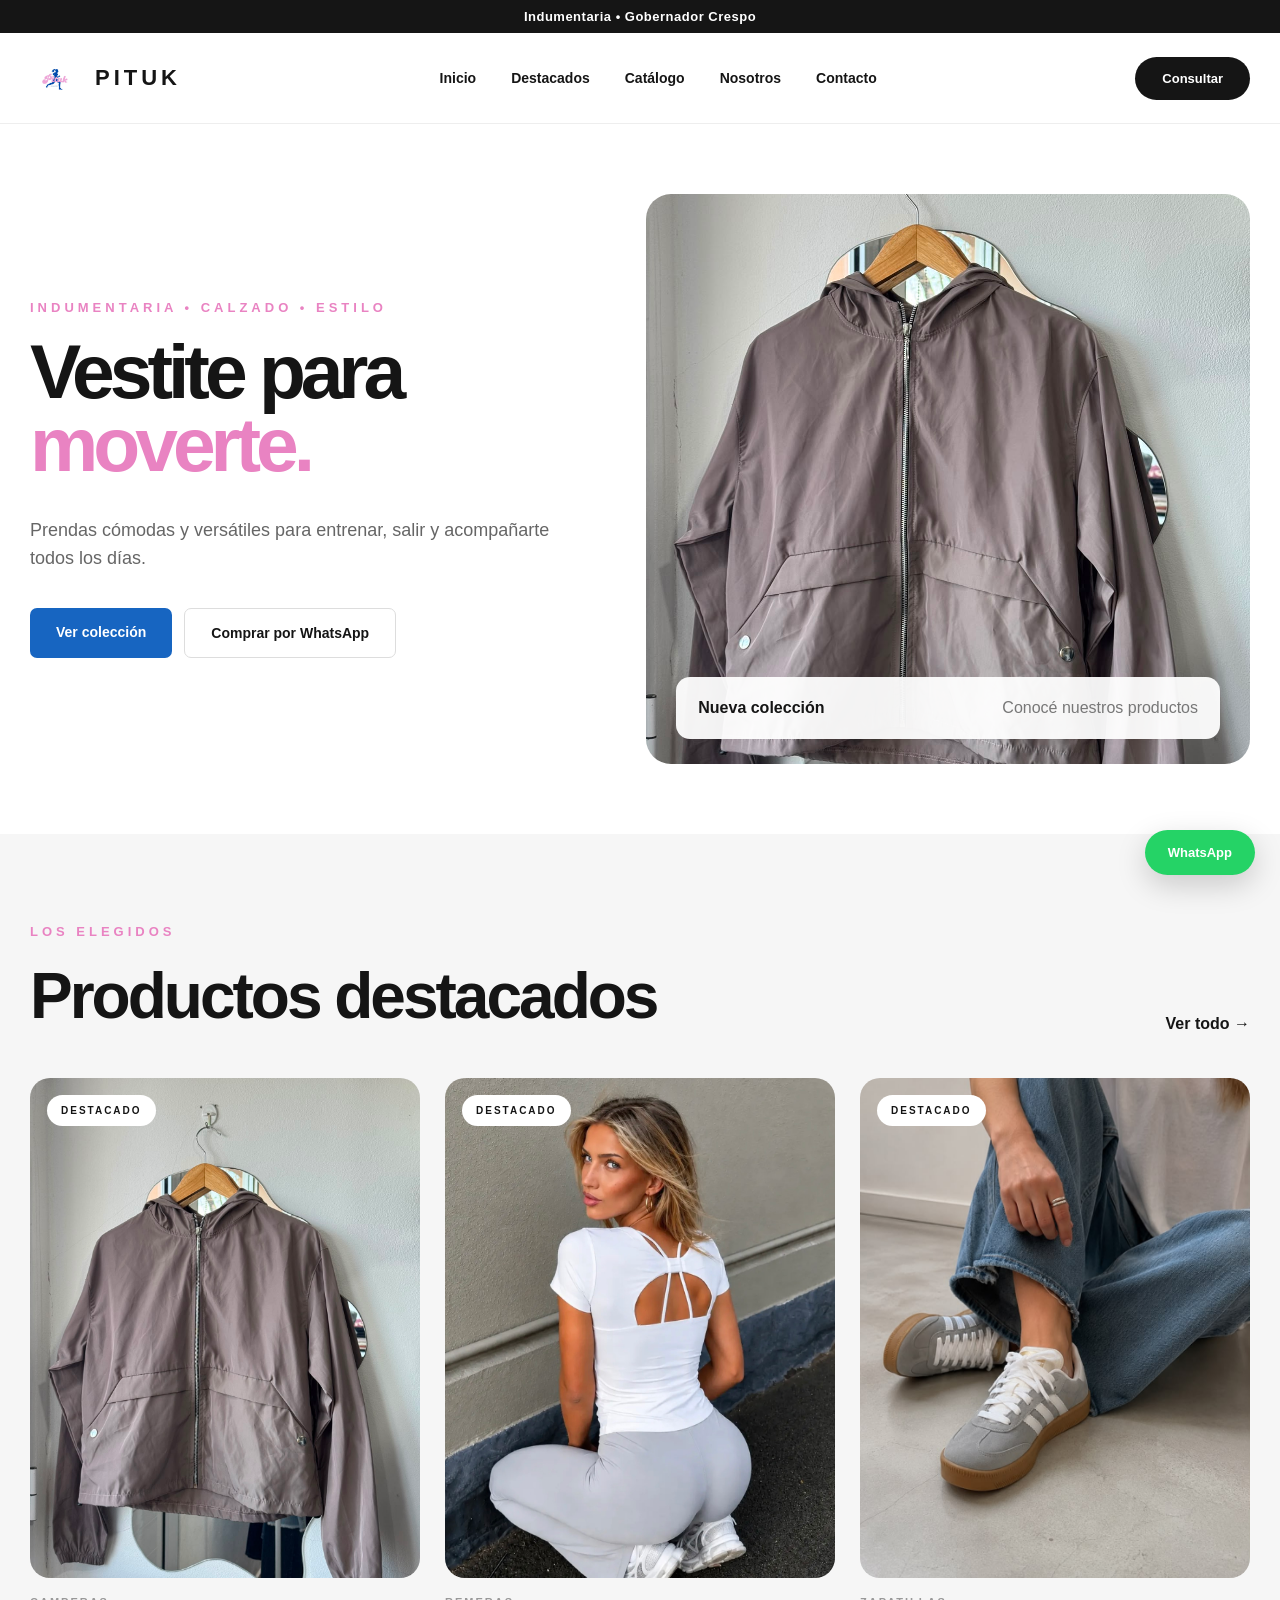
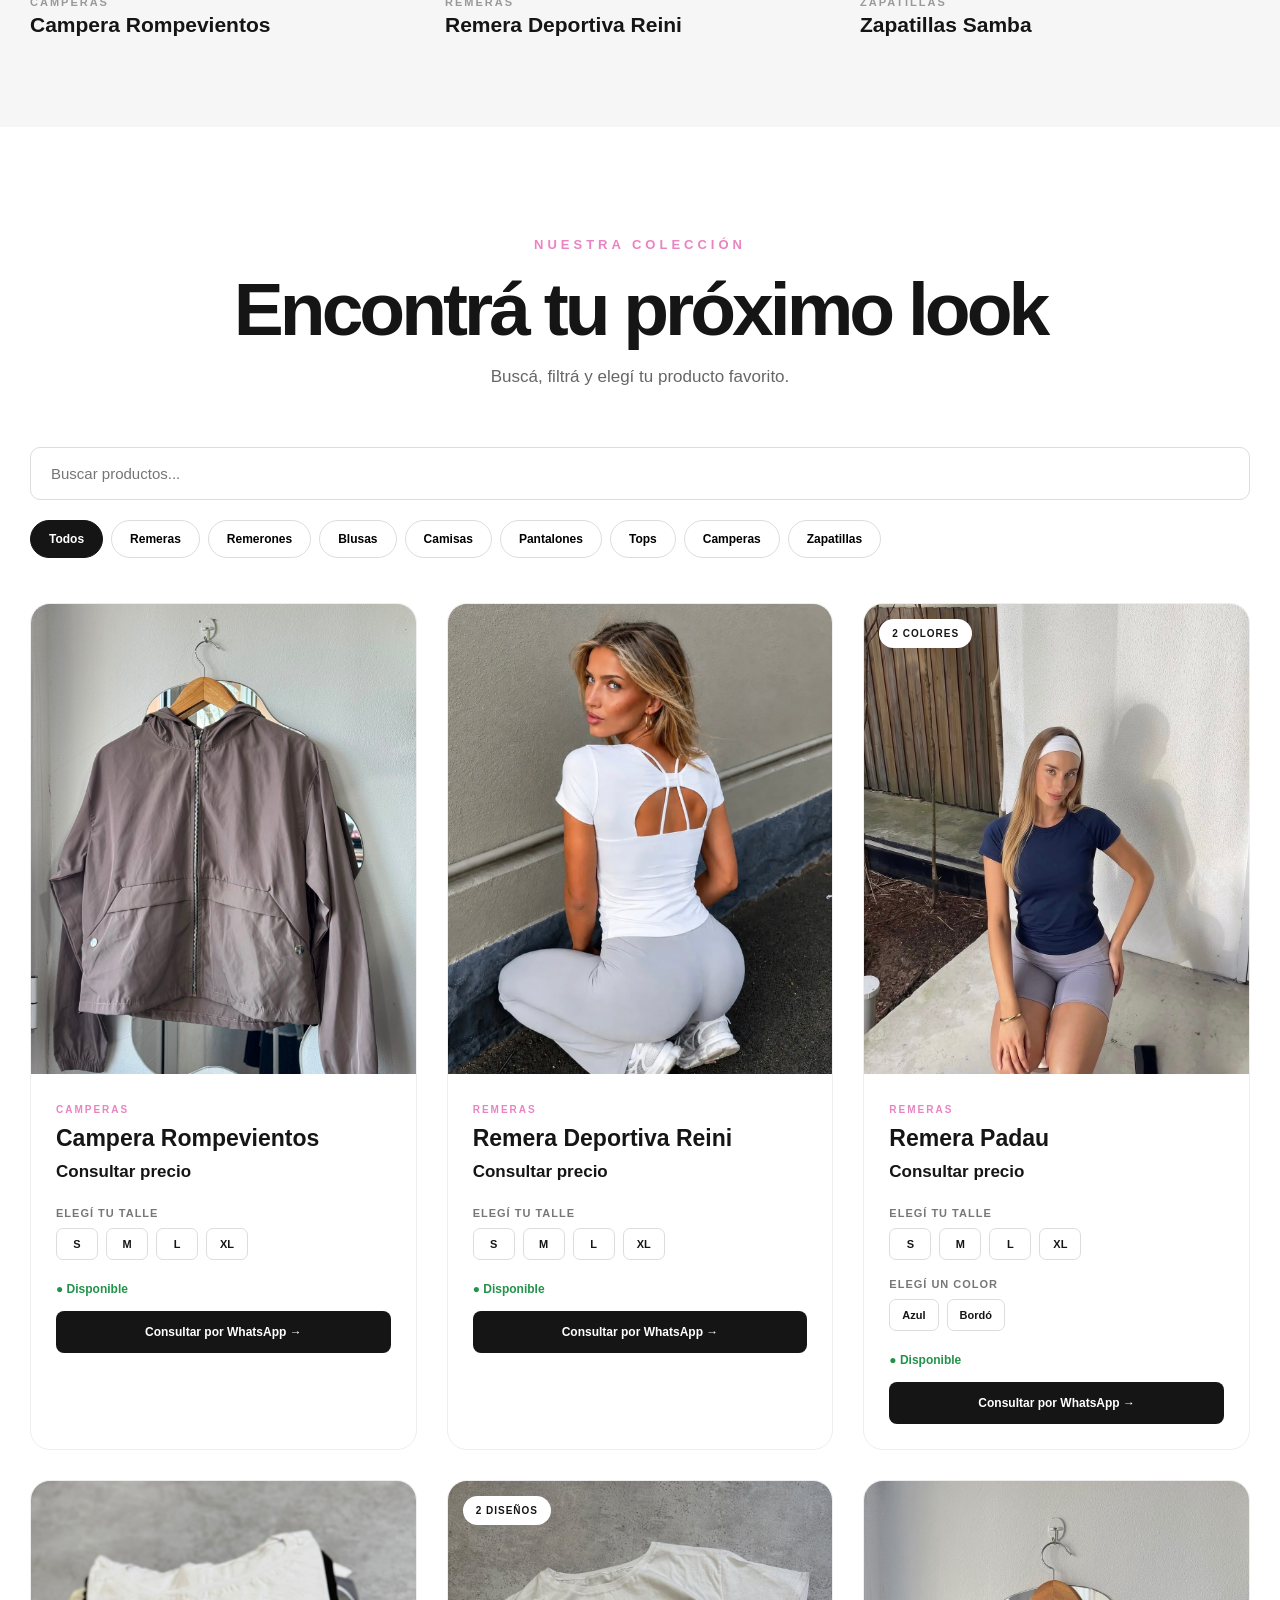
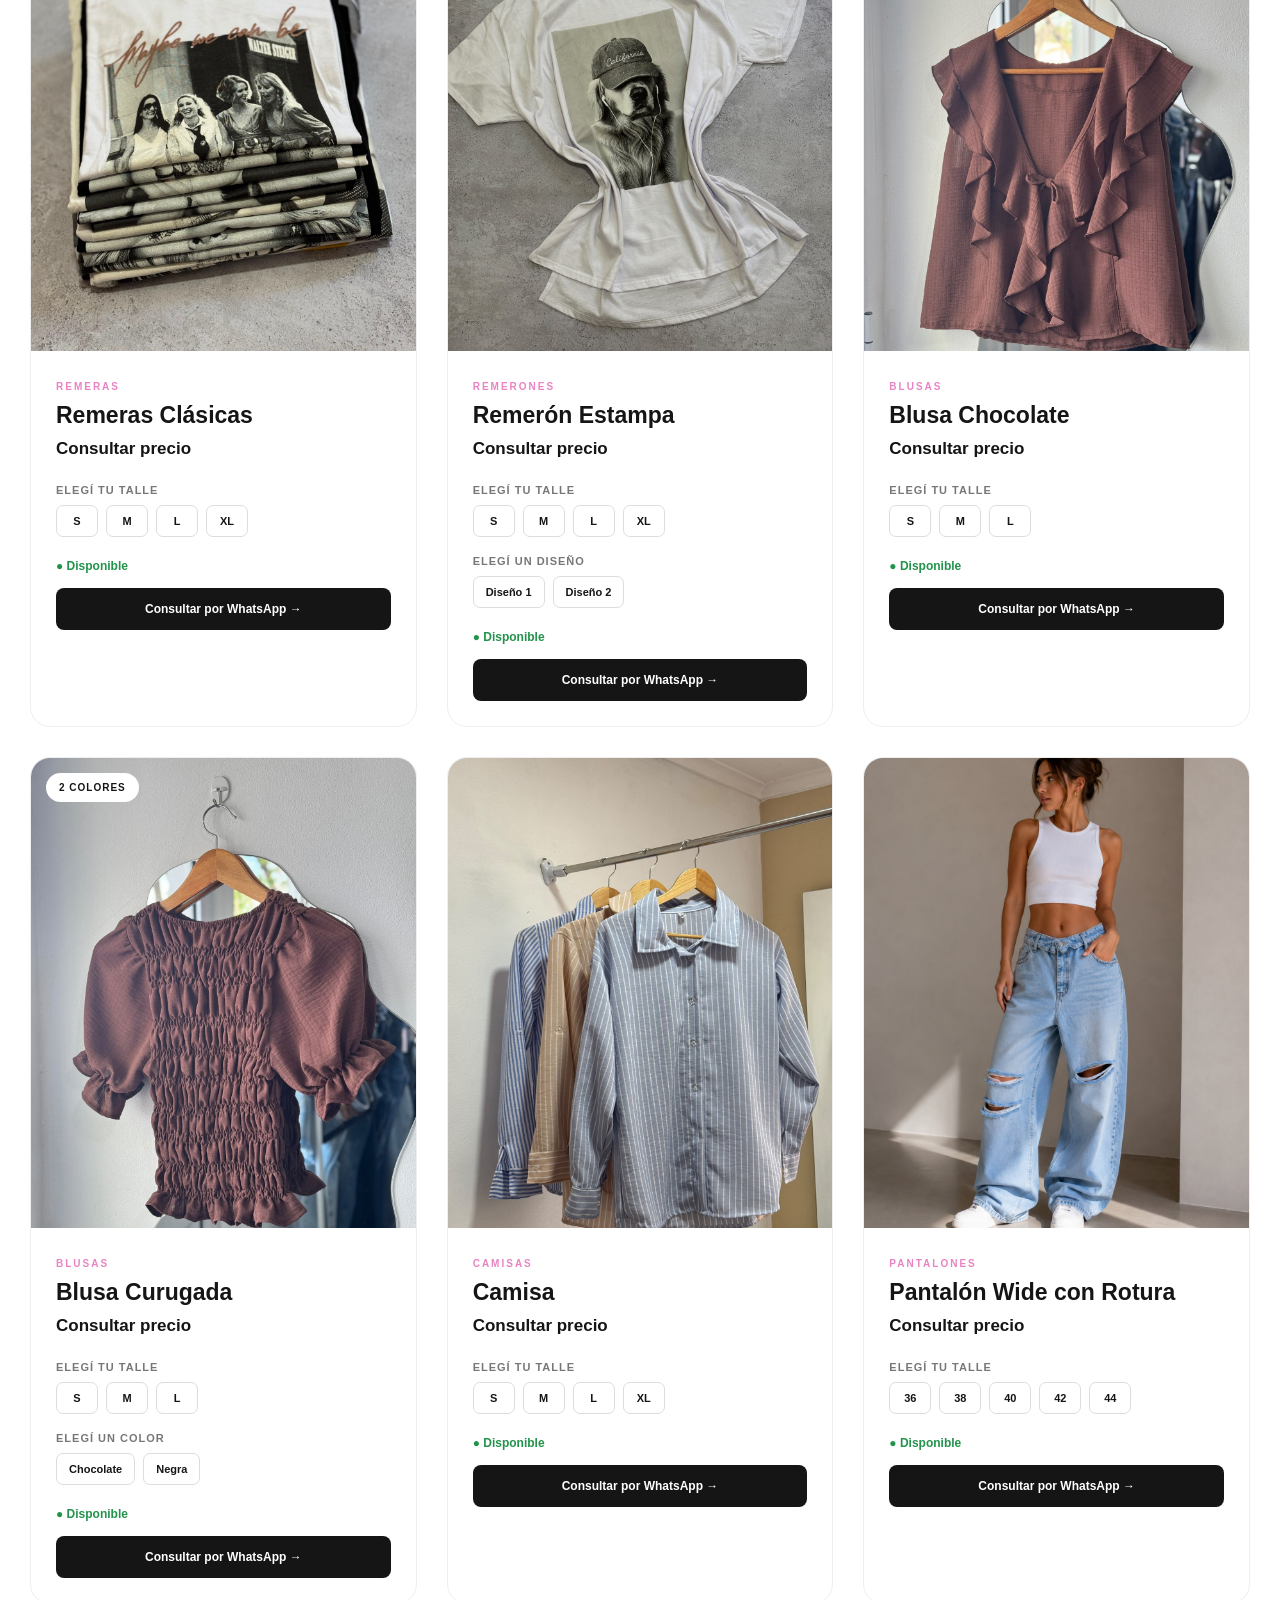
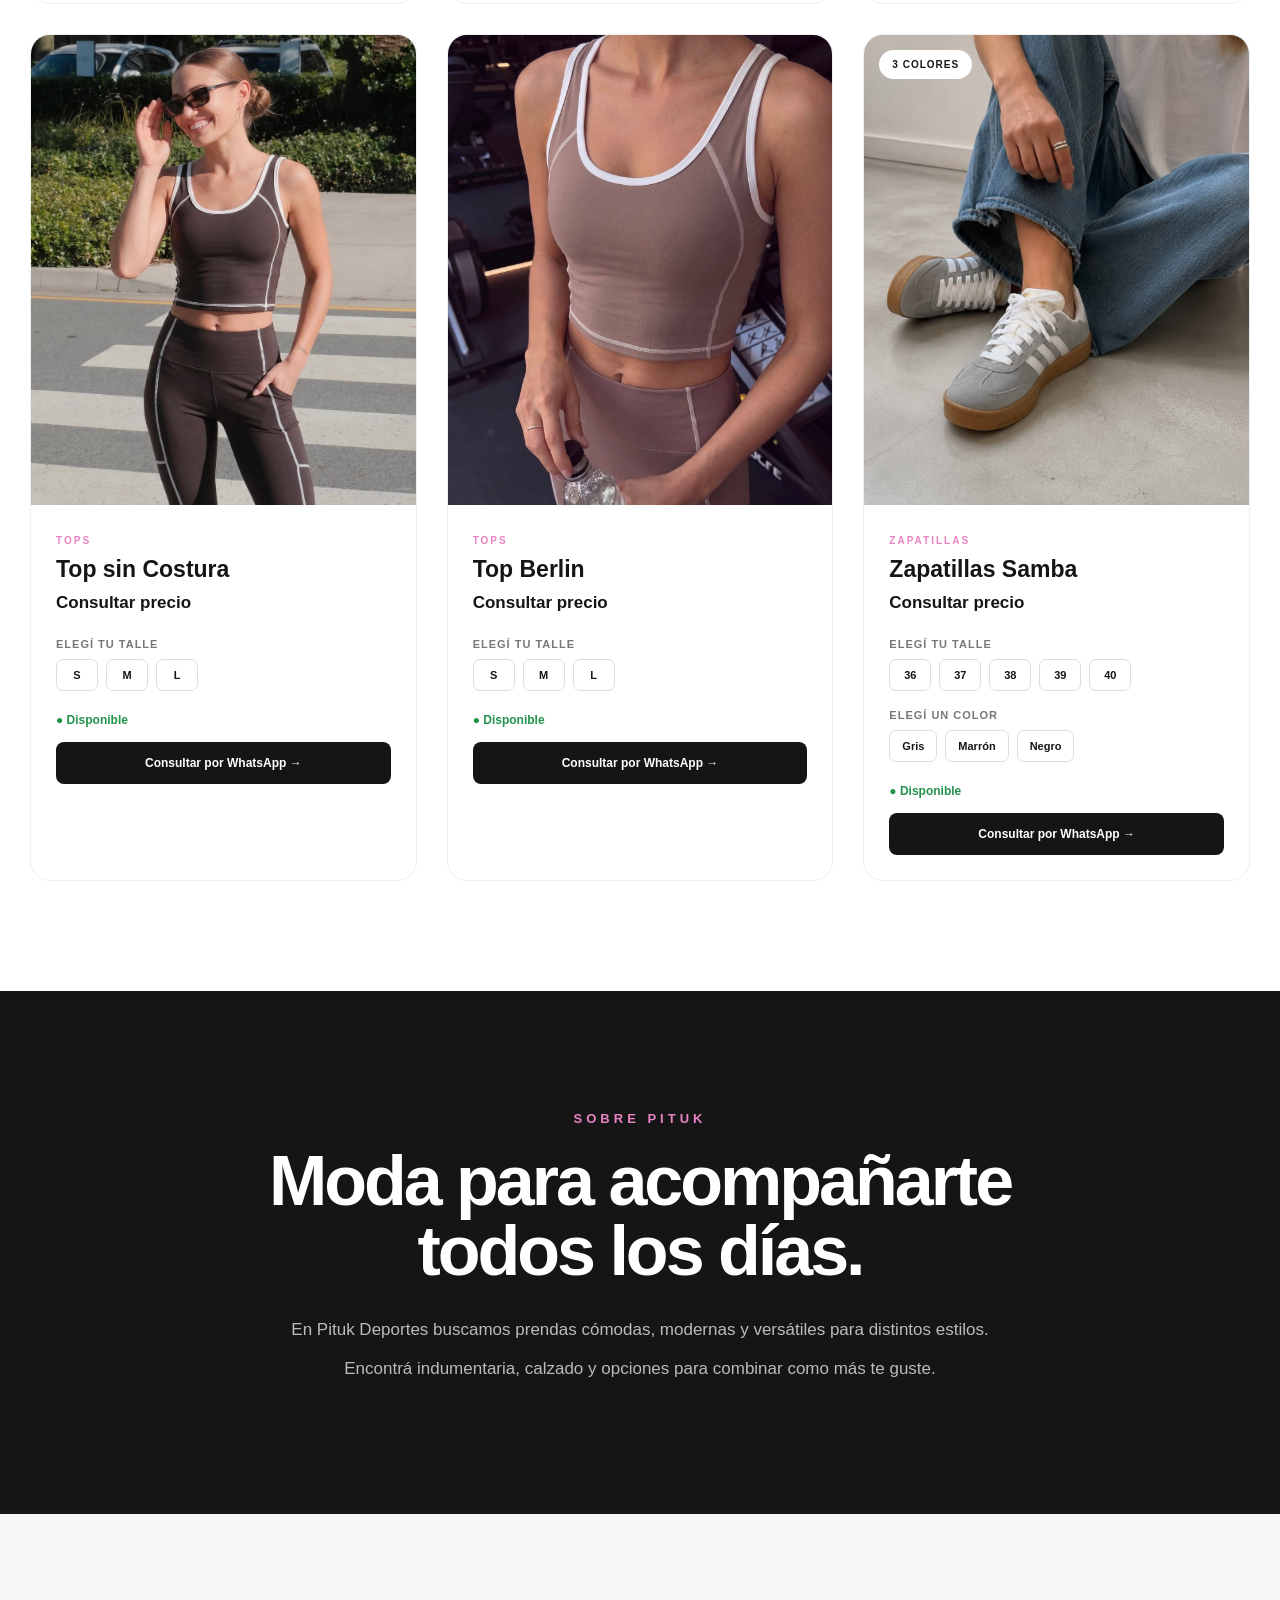
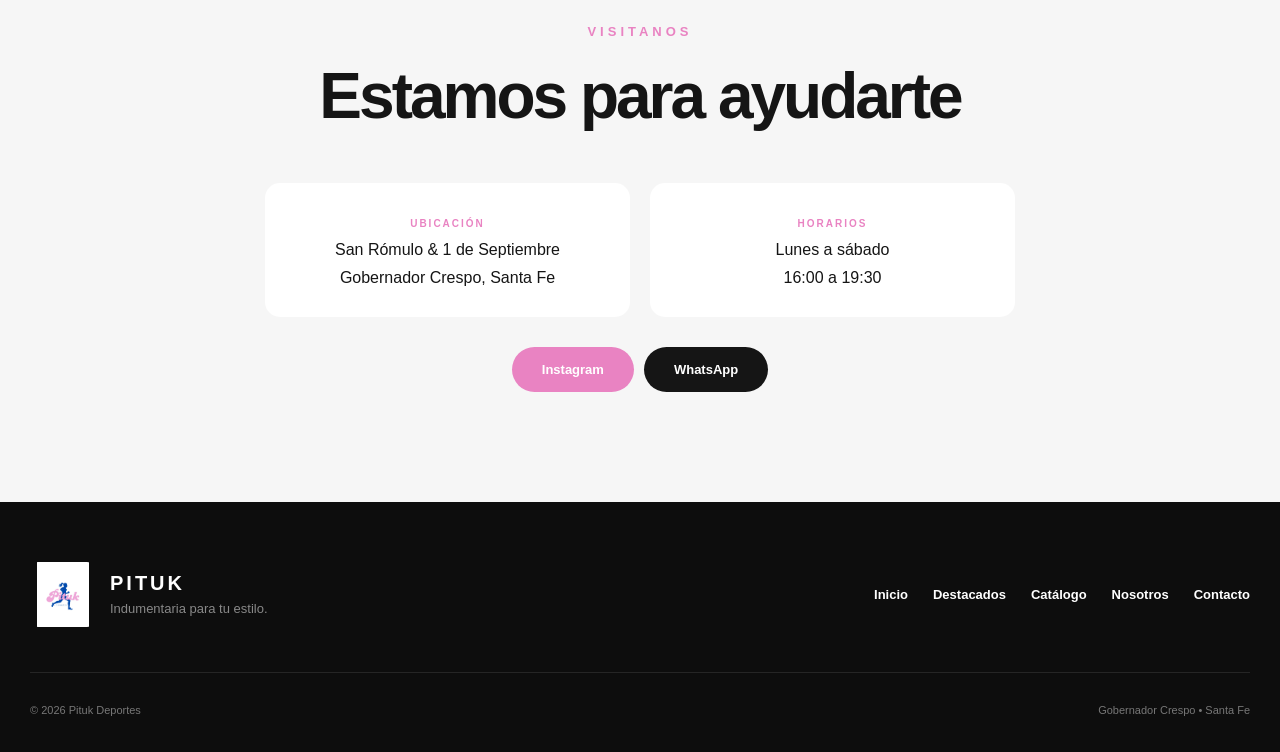
<file: index.html>
<!DOCTYPE html>
<html lang="es">

<head>
    <meta charset="UTF-8">
    <meta name="viewport" content="width=device-width, initial-scale=1.0">

    <title>Pituk Deportes | Indumentaria</title>

    <meta
        name="description"
        content="Pituk Deportes. Indumentaria, calzado y prendas para tu estilo."
    >

    <link rel="stylesheet" href="estilos.css">
</head>

<body id="inicio">

    <!-- BARRA SUPERIOR -->

    <div class="barra-superior">
        Indumentaria • Gobernador Crespo
    </div>


    <!-- MENÚ -->

    <header class="header">

        <nav class="navbar">

            <a href="#inicio" class="marca">

                <img
                    src="imagenes/Logo-Pituk-Deportes.JPG"
                    alt="Pituk Deportes"
                >

                <span>PITUK</span>

            </a>


            <div class="menu-links">

                <a href="#inicio">Inicio</a>

                <a href="#destacados">Destacados</a>

                <a href="#catalogo">Catálogo</a>

                <a href="#nosotros">Nosotros</a>

                <a href="#contacto">Contacto</a>

            </div>


            <a
                class="boton-menu"
                href="https://wa.me/5493498449902"
                target="_blank"
            >
                Consultar
            </a>

        </nav>

    </header>


    <!-- PORTADA -->

    <main>

        <section class="hero">

            <div class="hero-texto">

                <p class="subtitulo">
                    INDUMENTARIA • CALZADO • ESTILO
                </p>

                <h1>
                    Vestite para
                    <span>moverte.</span>
                </h1>

                <p class="descripcion">
                    Prendas cómodas y versátiles para entrenar,
                    salir y acompañarte todos los días.
                </p>


                <div class="hero-botones">

                    <a
                        href="#catalogo"
                        class="boton-principal"
                    >
                        Ver colección
                    </a>

                    <a
                        href="https://wa.me/5493498449902?text=Hola%2C%20quer%C3%ADa%20consultar%20por%20los%20productos%20de%20Pituk%20Deportes."
                        target="_blank"
                        class="boton-secundario"
                    >
                        Comprar por WhatsApp
                    </a>

                </div>

            </div>


            <div class="hero-imagen">

                <img
                    src="imagenes/Camperas-Rompevientos.jpeg"
                    alt="Campera Pituk Deportes"
                >

                <div class="hero-etiqueta">

                    <strong>Nueva colección</strong>

                    <span>Conocé nuestros productos</span>

                </div>

            </div>

        </section>


        <!-- DESTACADOS -->

        <section class="destacados" id="destacados">

            <div class="titulo-seccion">

                <div>

                    <p class="subtitulo">
                        LOS ELEGIDOS
                    </p>

                    <h2>
                        Productos destacados
                    </h2>

                </div>

                <a href="#catalogo">
                    Ver todo →
                </a>

            </div>


            <div class="grilla-destacados">

                <a href="#catalogo" class="destacado-card">

                    <div class="destacado-imagen">

                        <span>DESTACADO</span>

                        <img
                            src="imagenes/Camperas-Rompevientos.jpeg"
                            alt="Campera Rompevientos"
                        >

                    </div>

                    <p>Camperas</p>

                    <h3>Campera Rompevientos</h3>

                </a>


                <a href="#catalogo" class="destacado-card">

                    <div class="destacado-imagen">

                        <span>DESTACADO</span>

                        <img
                            src="imagenes/Remera-Deportiva-Reini.png"
                            alt="Remera Deportiva Reini"
                        >

                    </div>

                    <p>Remeras</p>

                    <h3>Remera Deportiva Reini</h3>

                </a>


                <a href="#catalogo" class="destacado-card">

                    <div class="destacado-imagen">

                        <span>DESTACADO</span>

                        <img
                            src="imagenes/Zapas-Adidas-Sambas-Gris.jpeg"
                            alt="Zapatillas Samba"
                        >

                    </div>

                    <p>Zapatillas</p>

                    <h3>Zapatillas Samba</h3>

                </a>

            </div>

        </section>


        <!-- CATÁLOGO -->

        <section class="catalogo" id="catalogo">

            <div class="encabezado-catalogo">

                <p class="subtitulo">
                    NUESTRA COLECCIÓN
                </p>

                <h2>
                    Encontrá tu próximo look
                </h2>

                <p>
                    Buscá, filtrá y elegí tu producto favorito.
                </p>

            </div>


            <!-- BUSCADOR -->

            <div class="herramientas-catalogo">

                <div class="contenedor-buscador">

                    <input
                        type="text"
                        id="buscador"
                        placeholder="Buscar productos..."
                        autocomplete="off"
                    >

                </div>


                <div class="filtros">

                    <button class="filtro activo" data-filtro="todos">
                        Todos
                    </button>

                    <button class="filtro" data-filtro="remeras">
                        Remeras
                    </button>

                    <button class="filtro" data-filtro="remerones">
                        Remerones
                    </button>

                    <button class="filtro" data-filtro="blusas">
                        Blusas
                    </button>

                    <button class="filtro" data-filtro="camisas">
                        Camisas
                    </button>

                    <button class="filtro" data-filtro="pantalones">
                        Pantalones
                    </button>

                    <button class="filtro" data-filtro="tops">
                        Tops
                    </button>

                    <button class="filtro" data-filtro="camperas">
                        Camperas
                    </button>

                    <button class="filtro" data-filtro="zapatillas">
                        Zapatillas
                    </button>

                </div>

            </div>


            <!-- PRODUCTOS -->

            <div class="grilla-catalogo">


                <!-- CAMPERA -->

                <article
                    class="item-catalogo"
                    data-categoria="camperas"
                    data-nombre="campera rompevientos"
                >

                    <div class="imagen-producto">

                        <img
                            src="imagenes/Camperas-Rompevientos.jpeg"
                            alt="Campera Rompevientos"
                        >

                    </div>


                    <div class="contenido-catalogo">

                        <span class="categoria-catalogo">
                            CAMPERAS
                        </span>

                        <h3>
                            Campera Rompevientos
                        </h3>

                        <p class="precio">
                            Consultar precio
                        </p>


                        <p class="titulo-opcion">
                            Elegí tu talle
                        </p>

                        <div class="talles">

                            <button class="talle">S</button>
                            <button class="talle">M</button>
                            <button class="talle">L</button>
                            <button class="talle">XL</button>

                        </div>


                        <p class="stock">
                            ● Disponible
                        </p>


                        <button
                            class="consultar-producto"
                            data-producto="Campera Rompevientos"
                        >
                            Consultar por WhatsApp →
                        </button>

                    </div>

                </article>


                <!-- REMERA REINI -->

                <article
                    class="item-catalogo"
                    data-categoria="remeras"
                    data-nombre="remera deportiva reini"
                >

                    <div class="imagen-producto">

                        <img
                            src="imagenes/Remera-Deportiva-Reini.png"
                            alt="Remera Deportiva Reini"
                        >

                    </div>


                    <div class="contenido-catalogo">

                        <span class="categoria-catalogo">
                            REMERAS
                        </span>

                        <h3>
                            Remera Deportiva Reini
                        </h3>

                        <p class="precio">
                            Consultar precio
                        </p>


                        <p class="titulo-opcion">
                            Elegí tu talle
                        </p>

                        <div class="talles">

                            <button class="talle">S</button>
                            <button class="talle">M</button>
                            <button class="talle">L</button>
                            <button class="talle">XL</button>

                        </div>


                        <p class="stock">
                            ● Disponible
                        </p>


                        <button
                            class="consultar-producto"
                            data-producto="Remera Deportiva Reini"
                        >
                            Consultar por WhatsApp →
                        </button>

                    </div>

                </article>


                <!-- REMERA PADAU -->

                <article
                    class="item-catalogo"
                    data-categoria="remeras"
                    data-nombre="remera padau azul bordo"
                >

                    <div class="imagen-producto">

                        <span class="badge-variante">
                            2 colores
                        </span>

                        <img
                            class="imagen-variante"
                            src="imagenes/Remera-Padau-Azul-L.png"
                            alt="Remera Padau"
                        >

                    </div>


                    <div class="contenido-catalogo">

                        <span class="categoria-catalogo">
                            REMERAS
                        </span>

                        <h3>
                            Remera Padau
                        </h3>

                        <p class="precio">
                            Consultar precio
                        </p>


                        <p class="titulo-opcion">
                            Elegí tu talle
                        </p>

                        <div class="talles">

                            <button class="talle">S</button>
                            <button class="talle">M</button>
                            <button class="talle">L</button>
                            <button class="talle">XL</button>

                        </div>


                        <p class="titulo-opcion">
                            Elegí un color
                        </p>

                        <div class="colores">

                            <button
                                class="color-producto"
                                data-color="Azul"
                                data-imagen="imagenes/Remera-Padau-Azul-L.png"
                            >
                                Azul
                            </button>

                            <button
                                class="color-producto"
                                data-color="Bordó"
                                data-imagen="imagenes/Remera-Padau-Bordo-L.png"
                            >
                                Bordó
                            </button>

                        </div>


                        <p class="stock">
                            ● Disponible
                        </p>


                        <button
                            class="consultar-producto"
                            data-producto="Remera Padau"
                        >
                            Consultar por WhatsApp →
                        </button>

                    </div>

                </article>


                <!-- REMERAS CLÁSICAS -->

                <article
                    class="item-catalogo"
                    data-categoria="remeras"
                    data-nombre="remeras clasicas"
                >

                    <div class="imagen-producto">

                        <img
                            src="imagenes/Remeras-Clasicas.jpeg"
                            alt="Remeras Clásicas"
                        >

                    </div>


                    <div class="contenido-catalogo">

                        <span class="categoria-catalogo">
                            REMERAS
                        </span>

                        <h3>
                            Remeras Clásicas
                        </h3>

                        <p class="precio">
                            Consultar precio
                        </p>


                        <p class="titulo-opcion">
                            Elegí tu talle
                        </p>

                        <div class="talles">

                            <button class="talle">S</button>
                            <button class="talle">M</button>
                            <button class="talle">L</button>
                            <button class="talle">XL</button>

                        </div>


                        <p class="stock">
                            ● Disponible
                        </p>


                        <button
                            class="consultar-producto"
                            data-producto="Remeras Clásicas"
                        >
                            Consultar por WhatsApp →
                        </button>

                    </div>

                </article>


                <!-- REMERÓN -->

                <article
                    class="item-catalogo"
                    data-categoria="remerones"
                    data-nombre="remeron estampa"
                >

                    <div class="imagen-producto">

                        <span class="badge-variante">
                            2 diseños
                        </span>

                        <img
                            class="imagen-variante"
                            src="imagenes/Remeron-Estampa.jpeg"
                            alt="Remerón Estampa"
                        >

                    </div>


                    <div class="contenido-catalogo">

                        <span class="categoria-catalogo">
                            REMERONES
                        </span>

                        <h3>
                            Remerón Estampa
                        </h3>

                        <p class="precio">
                            Consultar precio
                        </p>


                        <p class="titulo-opcion">
                            Elegí tu talle
                        </p>

                        <div class="talles">

                            <button class="talle">S</button>
                            <button class="talle">M</button>
                            <button class="talle">L</button>
                            <button class="talle">XL</button>

                        </div>


                        <p class="titulo-opcion">
                            Elegí un diseño
                        </p>

                        <div class="colores">

                            <button
                                class="color-producto"
                                data-color="Diseño 1"
                                data-imagen="imagenes/Remeron-Estampa.jpeg"
                            >
                                Diseño 1
                            </button>

                            <button
                                class="color-producto"
                                data-color="Diseño 2"
                                data-imagen="imagenes/Remeron-Estampa2.jpeg"
                            >
                                Diseño 2
                            </button>

                        </div>


                        <p class="stock">
                            ● Disponible
                        </p>


                        <button
                            class="consultar-producto"
                            data-producto="Remerón Estampa"
                        >
                            Consultar por WhatsApp →
                        </button>

                    </div>

                </article>


                <!-- BLUSA CHOCOLATE -->

                <article
                    class="item-catalogo"
                    data-categoria="blusas"
                    data-nombre="blusa chocolate"
                >

                    <div class="imagen-producto">

                        <img
                            src="imagenes/Blusa-Chocolate.jpeg"
                            alt="Blusa Chocolate"
                        >

                    </div>


                    <div class="contenido-catalogo">

                        <span class="categoria-catalogo">
                            BLUSAS
                        </span>

                        <h3>
                            Blusa Chocolate
                        </h3>

                        <p class="precio">
                            Consultar precio
                        </p>


                        <p class="titulo-opcion">
                            Elegí tu talle
                        </p>

                        <div class="talles">

                            <button class="talle">S</button>
                            <button class="talle">M</button>
                            <button class="talle">L</button>

                        </div>


                        <p class="stock">
                            ● Disponible
                        </p>


                        <button
                            class="consultar-producto"
                            data-producto="Blusa Chocolate"
                        >
                            Consultar por WhatsApp →
                        </button>

                    </div>

                </article>


                <!-- BLUSA CURUGADA -->

                <article
                    class="item-catalogo"
                    data-categoria="blusas"
                    data-nombre="blusa curugada chocolate negra"
                >

                    <div class="imagen-producto">

                        <span class="badge-variante">
                            2 colores
                        </span>

                        <img
                            class="imagen-variante"
                            src="imagenes/Blusa-Curugada-Chocolate.jpeg"
                            alt="Blusa Curugada"
                        >

                    </div>


                    <div class="contenido-catalogo">

                        <span class="categoria-catalogo">
                            BLUSAS
                        </span>

                        <h3>
                            Blusa Curugada
                        </h3>

                        <p class="precio">
                            Consultar precio
                        </p>


                        <p class="titulo-opcion">
                            Elegí tu talle
                        </p>

                        <div class="talles">

                            <button class="talle">S</button>
                            <button class="talle">M</button>
                            <button class="talle">L</button>

                        </div>


                        <p class="titulo-opcion">
                            Elegí un color
                        </p>

                        <div class="colores">

                            <button
                                class="color-producto"
                                data-color="Chocolate"
                                data-imagen="imagenes/Blusa-Curugada-Chocolate.jpeg"
                            >
                                Chocolate
                            </button>

                            <button
                                class="color-producto"
                                data-color="Negra"
                                data-imagen="imagenes/Blusa-Curugada-Negra.jpeg"
                            >
                                Negra
                            </button>

                        </div>


                        <p class="stock">
                            ● Disponible
                        </p>


                        <button
                            class="consultar-producto"
                            data-producto="Blusa Curugada"
                        >
                            Consultar por WhatsApp →
                        </button>

                    </div>

                </article>


                <!-- CAMISA -->

                <article
                    class="item-catalogo"
                    data-categoria="camisas"
                    data-nombre="camisa"
                >

                    <div class="imagen-producto">

                        <img
                            src="imagenes/Camisas.jpeg"
                            alt="Camisa"
                        >

                    </div>


                    <div class="contenido-catalogo">

                        <span class="categoria-catalogo">
                            CAMISAS
                        </span>

                        <h3>
                            Camisa
                        </h3>

                        <p class="precio">
                            Consultar precio
                        </p>


                        <p class="titulo-opcion">
                            Elegí tu talle
                        </p>

                        <div class="talles">

                            <button class="talle">S</button>
                            <button class="talle">M</button>
                            <button class="talle">L</button>
                            <button class="talle">XL</button>

                        </div>


                        <p class="stock">
                            ● Disponible
                        </p>


                        <button
                            class="consultar-producto"
                            data-producto="Camisa"
                        >
                            Consultar por WhatsApp →
                        </button>

                    </div>

                </article>


                <!-- PANTALÓN -->

                <article
                    class="item-catalogo"
                    data-categoria="pantalones"
                    data-nombre="pantalon wide con rotura"
                >

                    <div class="imagen-producto">

                        <img
                            src="imagenes/Wide-con-Rotura.jpeg"
                            alt="Pantalón Wide con Rotura"
                        >

                    </div>


                    <div class="contenido-catalogo">

                        <span class="categoria-catalogo">
                            PANTALONES
                        </span>

                        <h3>
                            Pantalón Wide con Rotura
                        </h3>

                        <p class="precio">
                            Consultar precio
                        </p>


                        <p class="titulo-opcion">
                            Elegí tu talle
                        </p>

                        <div class="talles">

                            <button class="talle">36</button>
                            <button class="talle">38</button>
                            <button class="talle">40</button>
                            <button class="talle">42</button>
                            <button class="talle">44</button>

                        </div>


                        <p class="stock">
                            ● Disponible
                        </p>


                        <button
                            class="consultar-producto"
                            data-producto="Pantalón Wide con Rotura"
                        >
                            Consultar por WhatsApp →
                        </button>

                    </div>

                </article>


                <!-- TOP SIN COSTURA -->

                <article
                    class="item-catalogo"
                    data-categoria="tops"
                    data-nombre="top sin costura"
                >

                    <div class="imagen-producto">

                        <img
                            src="imagenes/Tops-sin-costura.png"
                            alt="Top sin Costura"
                        >

                    </div>


                    <div class="contenido-catalogo">

                        <span class="categoria-catalogo">
                            TOPS
                        </span>

                        <h3>
                            Top sin Costura
                        </h3>

                        <p class="precio">
                            Consultar precio
                        </p>


                        <p class="titulo-opcion">
                            Elegí tu talle
                        </p>

                        <div class="talles">

                            <button class="talle">S</button>
                            <button class="talle">M</button>
                            <button class="talle">L</button>

                        </div>


                        <p class="stock">
                            ● Disponible
                        </p>


                        <button
                            class="consultar-producto"
                            data-producto="Top sin Costura"
                        >
                            Consultar por WhatsApp →
                        </button>

                    </div>

                </article>


                <!-- TOP BERLIN -->

                <article
                    class="item-catalogo"
                    data-categoria="tops"
                    data-nombre="top berlin"
                >

                    <div class="imagen-producto">

                        <img
                            src="imagenes/Top-Berlin.jpeg"
                            alt="Top Berlin"
                        >

                    </div>


                    <div class="contenido-catalogo">

                        <span class="categoria-catalogo">
                            TOPS
                        </span>

                        <h3>
                            Top Berlin
                        </h3>

                        <p class="precio">
                            Consultar precio
                        </p>


                        <p class="titulo-opcion">
                            Elegí tu talle
                        </p>

                        <div class="talles">

                            <button class="talle">S</button>
                            <button class="talle">M</button>
                            <button class="talle">L</button>

                        </div>


                        <p class="stock">
                            ● Disponible
                        </p>


                        <button
                            class="consultar-producto"
                            data-producto="Top Berlin"
                        >
                            Consultar por WhatsApp →
                        </button>

                    </div>

                </article>


                <!-- ZAPATILLAS -->

                <article
                    class="item-catalogo"
                    data-categoria="zapatillas"
                    data-nombre="zapatillas samba adidas gris marron negras"
                >

                    <div class="imagen-producto">

                        <span class="badge-variante">
                            3 colores
                        </span>

                        <img
                            class="imagen-variante"
                            src="imagenes/Zapas-Adidas-Sambas-Gris.jpeg"
                            alt="Zapatillas Samba"
                        >

                    </div>


                    <div class="contenido-catalogo">

                        <span class="categoria-catalogo">
                            ZAPATILLAS
                        </span>

                        <h3>
                            Zapatillas Samba
                        </h3>

                        <p class="precio">
                            Consultar precio
                        </p>


                        <p class="titulo-opcion">
                            Elegí tu talle
                        </p>

                        <div class="talles">

                            <button class="talle">36</button>
                            <button class="talle">37</button>
                            <button class="talle">38</button>
                            <button class="talle">39</button>
                            <button class="talle">40</button>

                        </div>


                        <p class="titulo-opcion">
                            Elegí un color
                        </p>

                        <div class="colores">

                            <button
                                class="color-producto"
                                data-color="Gris"
                                data-imagen="imagenes/Zapas-Adidas-Sambas-Gris.jpeg"
                            >
                                Gris
                            </button>

                            <button
                                class="color-producto"
                                data-color="Marrón"
                                data-imagen="imagenes/Zapas-Adidas-Sambas-Marrón.jpeg"
                            >
                                Marrón
                            </button>

                            <button
                                class="color-producto"
                                data-color="Negro"
                                data-imagen="imagenes/Zapas-Sambas-Negras.png"
                            >
                                Negro
                            </button>

                        </div>


                        <p class="stock">
                            ● Disponible
                        </p>


                        <button
                            class="consultar-producto"
                            data-producto="Zapatillas Samba"
                        >
                            Consultar por WhatsApp →
                        </button>

                    </div>

                </article>

            </div>


            <p id="sin-resultados">
                No encontramos productos con esa búsqueda.
            </p>

        </section>


        <!-- NOSOTROS -->

        <section class="nosotros" id="nosotros">

            <div class="nosotros-contenido">

                <p class="subtitulo">
                    SOBRE PITUK
                </p>

                <h2>
                    Moda para acompañarte todos los días.
                </h2>

                <p>
                    En Pituk Deportes buscamos prendas cómodas,
                    modernas y versátiles para distintos estilos.
                </p>

                <p>
                    Encontrá indumentaria, calzado y opciones
                    para combinar como más te guste.
                </p>

            </div>

        </section>


        <!-- CONTACTO -->

        <section class="contacto" id="contacto">

            <p class="subtitulo">
                VISITANOS
            </p>

            <h2>
                Estamos para ayudarte
            </h2>


            <div class="datos-contacto">

                <div>

                    <span>UBICACIÓN</span>

                    <p>
                        San Rómulo & 1 de Septiembre
                    </p>

                    <p>
                        Gobernador Crespo, Santa Fe
                    </p>

                </div>


                <div>

                    <span>HORARIOS</span>

                    <p>
                        Lunes a sábado
                    </p>

                    <p>
                        16:00 a 19:30
                    </p>

                </div>

            </div>


            <div class="botones-contacto">

                <a
                    href="https://www.instagram.com/pituk.deporte"
                    target="_blank"
                    class="boton-instagram"
                >
                    Instagram
                </a>

                <a
                    href="https://wa.me/5493498449902"
                    target="_blank"
                    class="boton-whatsapp-contacto"
                >
                    WhatsApp
                </a>

            </div>

        </section>

    </main>


    <!-- FOOTER -->

    <footer>

        <div class="footer-contenido">

            <div class="footer-marca">

                <img
                    src="imagenes/Logo-Pituk-Deportes.JPG"
                    alt="Pituk Deportes"
                >

                <div>

                    <strong>PITUK</strong>

                    <p>
                        Indumentaria para tu estilo.
                    </p>

                </div>

            </div>


            <div class="footer-links">

                <a href="#inicio">Inicio</a>

                <a href="#destacados">Destacados</a>

                <a href="#catalogo">Catálogo</a>

                <a href="#nosotros">Nosotros</a>

                <a href="#contacto">Contacto</a>

            </div>

        </div>


        <div class="footer-final">

            <p>
                © 2026 Pituk Deportes
            </p>

            <p>
                Gobernador Crespo • Santa Fe
            </p>

        </div>

    </footer>


    <!-- WHATSAPP FLOTANTE -->

    <a
        class="whatsapp-flotante"
        href="https://wa.me/5493498449902?text=Hola%2C%20quer%C3%ADa%20hacer%20una%20consulta%20sobre%20Pituk%20Deportes."
        target="_blank"
    >
        WhatsApp
    </a>


    <script src="script.js"></script>

</body>

</html>
</file>
<file: estilos.css>
/* =========================
   GENERAL
========================= */

* {
    box-sizing: border-box;
}

html {
    scroll-behavior: smooth;
}

body {
    margin: 0;
    font-family: Arial, Helvetica, sans-serif;
    background: #ffffff;
    color: #151515;
}

button,
input {
    font-family: inherit;
}

button {
    cursor: pointer;
}

img {
    max-width: 100%;
}

a {
    color: inherit;
}


/* =========================
   BARRA SUPERIOR
========================= */

.barra-superior {
    background: #151515;
    color: white;

    text-align: center;

    padding: 9px 15px;

    font-size: 13px;
    font-weight: 700;
    letter-spacing: .5px;
}


/* =========================
   HEADER
========================= */

.header {
    background: rgba(255, 255, 255, 0.97);
    border-bottom: 1px solid #eeeeee;

    position: sticky;
    top: 0;

    z-index: 900;
}

.navbar {
    max-width: 1320px;
    min-height: 90px;

    margin: auto;
    padding: 0 30px;

    display: flex;
    align-items: center;
    justify-content: space-between;
}

.marca {
    display: flex;
    align-items: center;
    gap: 15px;

    text-decoration: none;
}

.marca img {
    width: 50px;
    height: 50px;

    object-fit: contain;
}

.marca span {
    font-size: 22px;
    font-weight: 900;
    letter-spacing: 4px;
}

.menu-links {
    display: flex;
    gap: 35px;
}

.menu-links a {
    text-decoration: none;

    font-size: 14px;
    font-weight: 700;

    transition: .2s;
}

.menu-links a:hover {
    color: #e983c2;
}

.boton-menu {
    text-decoration: none;

    background: #151515;
    color: white;

    padding: 14px 27px;

    border-radius: 100px;

    font-size: 13px;
    font-weight: 800;
}


/* =========================
   HERO
========================= */

.hero {
    max-width: 1320px;
    min-height: 680px;

    margin: auto;
    padding: 70px 30px;

    display: grid;
    grid-template-columns: .95fr 1.05fr;
    align-items: center;
    gap: 70px;
}

.hero-texto {
    max-width: 590px;
}

.subtitulo {
    margin: 0 0 20px;

    color: #e983c2;

    font-size: 13px;
    font-weight: 900;

    letter-spacing: 4px;
}

.hero h1 {
    margin: 0;

    font-size: clamp(55px, 6vw, 90px);
    line-height: .95;

    letter-spacing: -5px;
}

.hero h1 span {
    display: block;
    color: #e983c2;
}

.descripcion {
    max-width: 570px;

    margin: 35px 0;

    color: #666666;

    font-size: 18px;
    line-height: 1.6;
}

.hero-botones {
    display: flex;
    flex-wrap: wrap;
    gap: 12px;
}

.boton-principal,
.boton-secundario {
    display: inline-block;

    padding: 16px 26px;

    border-radius: 7px;

    text-decoration: none;

    font-size: 14px;
    font-weight: 800;
}

.boton-principal {
    background: #1765c1;
    color: white;
}

.boton-secundario {
    border: 1px solid #dddddd;
    background: white;
}

.hero-imagen {
    height: 570px;

    position: relative;

    border-radius: 25px;
    overflow: hidden;

    background: #f3f3f3;
}

.hero-imagen > img {
    width: 100%;
    height: 100%;

    object-fit: cover;
}

.hero-etiqueta {
    position: absolute;

    left: 30px;
    right: 30px;
    bottom: 25px;

    background: rgba(255, 255, 255, .94);

    border-radius: 14px;

    padding: 22px;

    display: flex;
    justify-content: space-between;
    gap: 15px;
}

.hero-etiqueta span {
    color: #777777;
}


/* =========================
   DESTACADOS
========================= */

.destacados {
    padding: 90px 30px;
    background: #f6f6f6;
}

.titulo-seccion {
    max-width: 1320px;

    margin: 0 auto 45px;

    display: flex;
    align-items: flex-end;
    justify-content: space-between;
}

.titulo-seccion h2 {
    margin: 0;

    font-size: clamp(38px, 5vw, 65px);
    letter-spacing: -3px;
}

.titulo-seccion > a {
    text-decoration: none;
    font-weight: 800;
}

.grilla-destacados {
    max-width: 1320px;

    margin: auto;

    display: grid;
    grid-template-columns: repeat(3, 1fr);

    gap: 25px;
}

.destacado-card {
    text-decoration: none;
}

.destacado-imagen {
    height: 500px;

    position: relative;

    overflow: hidden;

    border-radius: 20px;

    background: #eeeeee;
}

.destacado-imagen img {
    width: 100%;
    height: 100%;

    object-fit: cover;

    transition: transform .5s ease;
}

.destacado-card:hover img {
    transform: scale(1.03);
}

.destacado-imagen span {
    position: absolute;
    z-index: 2;

    left: 17px;
    top: 17px;

    background: white;

    padding: 10px 14px;

    border-radius: 100px;

    font-size: 10px;
    font-weight: 900;
    letter-spacing: 2px;
}

.destacado-card > p {
    margin: 18px 0 5px;

    color: #999999;

    font-size: 11px;
    font-weight: 800;

    letter-spacing: 2px;
    text-transform: uppercase;
}

.destacado-card h3 {
    margin: 0;
    font-size: 21px;
}


/* =========================
   CATÁLOGO
========================= */

.catalogo {
    padding: 110px 30px;
}

.encabezado-catalogo {
    max-width: 850px;

    margin: 0 auto 60px;

    text-align: center;
}

.encabezado-catalogo h2 {
    margin: 0 0 20px;

    font-size: clamp(45px, 6vw, 75px);
    line-height: 1;

    letter-spacing: -4px;
}

.encabezado-catalogo > p:last-child {
    color: #666666;
    font-size: 17px;
}

.herramientas-catalogo {
    max-width: 1320px;

    margin: 0 auto 45px;
}

.contenedor-buscador {
    margin-bottom: 20px;
}

#buscador {
    width: 100%;

    padding: 17px 20px;

    border: 1px solid #dddddd;
    border-radius: 10px;

    outline: none;

    font-size: 15px;
}

#buscador:focus {
    border-color: #151515;
}

.filtros {
    display: flex;
    flex-wrap: wrap;
    gap: 8px;
}

.filtro {
    border: 1px solid #dddddd;

    background: white;

    padding: 11px 18px;

    border-radius: 100px;

    font-size: 12px;
    font-weight: 800;

    transition: .2s;
}

.filtro:hover,
.filtro.activo {
    background: #151515;
    border-color: #151515;
    color: white;
}


/* =========================
   GRILLA PRODUCTOS
========================= */

.grilla-catalogo {
    max-width: 1320px;

    margin: auto;

    display: grid;
    grid-template-columns: repeat(3, 1fr);

    gap: 30px;
}

.item-catalogo {
    min-width: 0;

    border: 1px solid #eeeeee;

    border-radius: 20px;

    overflow: hidden;

    background: white;

    transition:
        transform .3s ease,
        box-shadow .3s ease;
}

.item-catalogo:hover {
    transform: translateY(-5px);

    box-shadow:
        0 20px 45px rgba(0, 0, 0, .08);
}

.imagen-producto {
    height: 470px;

    position: relative;

    overflow: hidden;

    background: #f4f4f4;
}

.imagen-producto img {
    width: 100%;
    height: 100%;

    object-fit: cover;

    transition:
        opacity .2s ease,
        transform .4s ease;
}

.item-catalogo:hover .imagen-producto img {
    transform: scale(1.02);
}

.badge-variante {
    position: absolute;

    z-index: 3;

    left: 15px;
    top: 15px;

    padding: 9px 13px;

    border-radius: 100px;

    background: white;

    font-size: 10px;
    font-weight: 900;

    text-transform: uppercase;
    letter-spacing: 1px;
}

.contenido-catalogo {
    padding: 25px;
}

.categoria-catalogo {
    color: #e983c2;

    font-size: 10px;
    font-weight: 900;

    letter-spacing: 2px;
}

.contenido-catalogo h3 {
    margin: 8px 0 10px;

    font-size: 23px;
}

.precio {
    margin: 0 0 25px;

    font-size: 17px;
    font-weight: 800;
}

.titulo-opcion {
    margin: 18px 0 9px;

    color: #777777;

    font-size: 11px;
    font-weight: 800;

    text-transform: uppercase;
    letter-spacing: 1px;
}


/* =========================
   TALLES Y COLORES
========================= */

.talles,
.colores {
    display: flex;
    flex-wrap: wrap;

    gap: 8px;
}

.talle,
.color-producto {
    min-width: 42px;

    padding: 9px 12px;

    border: 1px solid #dddddd;

    border-radius: 7px;

    background: white;
    color: #151515;

    font-size: 11px;
    font-weight: 800;

    transition: .2s;
}

.talle:hover,
.color-producto:hover {
    border-color: #151515;
}

.talle.seleccionado {
    background: #151515;
    color: white;

    border-color: #151515;
}

.color-producto.seleccionado {
    background: #e983c2;
    color: white;

    border-color: #e983c2;
}


/* =========================
   STOCK Y WHATSAPP
========================= */

.stock {
    margin: 22px 0 15px;

    color: #23934b;

    font-size: 12px;
    font-weight: 800;
}

.consultar-producto {
    width: 100%;

    border: 0;

    border-radius: 8px;

    padding: 14px;

    background: #151515;
    color: white;

    font-size: 12px;
    font-weight: 800;

    transition: .2s;
}

.consultar-producto:hover {
    background: #e983c2;
}

#sin-resultados {
    display: none;

    max-width: 1320px;

    margin: 60px auto 0;

    padding: 35px;

    text-align: center;

    background: #f6f6f6;

    border-radius: 15px;

    color: #777777;
}


/* =========================
   NOSOTROS
========================= */

.nosotros {
    padding: 120px 30px;

    background: #151515;
    color: white;
}

.nosotros-contenido {
    max-width: 900px;

    margin: auto;

    text-align: center;
}

.nosotros h2 {
    margin: 0 0 30px;

    font-size: clamp(40px, 6vw, 70px);
    line-height: 1;

    letter-spacing: -3px;
}

.nosotros-contenido > p:not(.subtitulo) {
    max-width: 700px;

    margin: 10px auto;

    color: #bbbbbb;

    font-size: 17px;
    line-height: 1.7;
}


/* =========================
   CONTACTO
========================= */

.contacto {
    padding: 110px 30px;

    text-align: center;

    background: #f6f6f6;
}

.contacto h2 {
    margin: 0 0 50px;

    font-size: clamp(40px, 5vw, 65px);

    letter-spacing: -3px;
}

.datos-contacto {
    max-width: 750px;

    margin: auto;

    display: grid;
    grid-template-columns: 1fr 1fr;

    gap: 20px;
}

.datos-contacto > div {
    padding: 30px;

    background: white;

    border-radius: 15px;
}

.datos-contacto span {
    color: #e983c2;

    font-size: 10px;
    font-weight: 900;

    letter-spacing: 2px;
}

.datos-contacto p {
    margin: 10px 0 0;
}

.botones-contacto {
    margin-top: 30px;

    display: flex;
    justify-content: center;
    flex-wrap: wrap;

    gap: 10px;
}

.boton-instagram,
.boton-whatsapp-contacto {
    padding: 15px 30px;

    border-radius: 100px;

    text-decoration: none;

    font-size: 13px;
    font-weight: 800;
}

.boton-instagram {
    background: #e983c2;
    color: white;
}

.boton-whatsapp-contacto {
    background: #151515;
    color: white;
}


/* =========================
   FOOTER
========================= */

footer {
    padding: 60px 30px 25px;

    background: #0d0d0d;
    color: white;
}

.footer-contenido {
    max-width: 1320px;

    margin: auto;

    display: flex;
    justify-content: space-between;
    align-items: center;

    gap: 30px;
}

.footer-marca {
    display: flex;
    align-items: center;

    gap: 15px;
}

.footer-marca img {
    width: 65px;
    height: 65px;

    object-fit: contain;

    border-radius: 8px;
}

.footer-marca strong {
    font-size: 20px;
    letter-spacing: 3px;
}

.footer-marca p {
    margin: 6px 0 0;

    color: #888888;

    font-size: 13px;
}

.footer-links {
    display: flex;
    flex-wrap: wrap;

    gap: 25px;
}

.footer-links a {
    text-decoration: none;

    font-size: 13px;
    font-weight: 700;
}

.footer-final {
    max-width: 1320px;

    margin: 45px auto 0;

    padding-top: 20px;

    border-top: 1px solid #252525;

    display: flex;
    justify-content: space-between;

    color: #777777;

    font-size: 11px;
}


/* =========================
   WHATSAPP FLOTANTE
========================= */

.whatsapp-flotante {
    position: fixed;

    right: 25px;
    bottom: 25px;

    z-index: 1000;

    padding: 15px 23px;

    border-radius: 100px;

    background: #25d366;
    color: white;

    text-decoration: none;

    font-size: 13px;
    font-weight: 900;

    box-shadow:
        0 10px 30px rgba(0, 0, 0, .18);

    transition: .2s;
}

.whatsapp-flotante:hover {
    transform: translateY(-3px);
}


/* =========================
   TABLET
========================= */

@media (max-width: 1000px) {

    .menu-links {
        display: none;
    }

    .hero {
        grid-template-columns: 1fr 1fr;
        gap: 35px;
    }

    .grilla-catalogo {
        grid-template-columns: repeat(2, 1fr);
    }

    .grilla-destacados {
        grid-template-columns: repeat(2, 1fr);
    }

    .grilla-destacados .destacado-card:last-child {
        display: none;
    }

}


/* =========================
   CELULARES
========================= */

@media (max-width: 700px) {

    .barra-superior {
        font-size: 10px;
    }

    .navbar {
        min-height: 72px;

        padding: 0 16px;
    }

    .marca {
        gap: 8px;
    }

    .marca img {
        width: 38px;
        height: 38px;
    }

    .marca span {
        font-size: 17px;
        letter-spacing: 3px;
    }

    .boton-menu {
        padding: 11px 17px;
        font-size: 11px;
    }


    /* HERO */

    .hero {
        min-height: auto;

        padding: 55px 18px 70px;

        grid-template-columns: 1fr;

        gap: 45px;
    }

    .hero h1 {
        font-size: 55px;
        letter-spacing: -4px;
    }

    .descripcion {
        margin: 25px 0;

        font-size: 16px;
    }

    .hero-botones {
        flex-direction: column;
    }

    .boton-principal,
    .boton-secundario {
        width: 100%;

        text-align: center;
    }

    .hero-imagen {
        height: 460px;

        border-radius: 18px;
    }

    .hero-etiqueta {
        left: 15px;
        right: 15px;
        bottom: 15px;

        padding: 16px;

        flex-direction: column;

        font-size: 12px;
    }


    /* DESTACADOS */

    .destacados {
        padding: 70px 16px;
    }

    .titulo-seccion {
        align-items: flex-start;
        gap: 20px;

        margin-bottom: 30px;
    }

    .titulo-seccion h2 {
        font-size: 39px;
        letter-spacing: -2px;
    }

    .titulo-seccion > a {
        white-space: nowrap;

        margin-top: 30px;

        font-size: 12px;
    }

    .grilla-destacados {
        grid-template-columns: 1fr;
    }

    .grilla-destacados .destacado-card:last-child {
        display: block;
    }

    .destacado-imagen {
        height: 430px;
    }


    /* CATÁLOGO */

    .catalogo {
        padding: 80px 15px;
    }

    .encabezado-catalogo {
        margin-bottom: 40px;
    }

    .encabezado-catalogo h2 {
        font-size: 45px;

        letter-spacing: -3px;
    }

    .filtros {
        flex-wrap: nowrap;

        overflow-x: auto;

        padding-bottom: 8px;

        scrollbar-width: none;
    }

    .filtros::-webkit-scrollbar {
        display: none;
    }

    .filtro {
        flex: 0 0 auto;
    }

    .grilla-catalogo {
        grid-template-columns: 1fr;

        gap: 25px;
    }

    .imagen-producto {
        height: 440px;
    }

    .contenido-catalogo {
        padding: 22px;
    }


    /* NOSOTROS */

    .nosotros {
        padding: 85px 20px;
    }

    .nosotros h2 {
        font-size: 43px;
    }


    /* CONTACTO */

    .contacto {
        padding: 80px 16px;
    }

    .contacto h2 {
        font-size: 43px;
    }

    .datos-contacto {
        grid-template-columns: 1fr;
    }


    /* FOOTER */

    footer {
        padding: 50px 20px 90px;
    }

    .footer-contenido {
        flex-direction: column;
        align-items: flex-start;
    }

    .footer-links {
        gap: 15px 20px;
    }

    .footer-final {
        flex-direction: column;

        gap: 5px;
    }

    .whatsapp-flotante {
        right: 15px;
        bottom: 15px;

        padding: 13px 18px;

        font-size: 11px;
    }

}


/* =========================
   CELULARES PEQUEÑOS
========================= */

@media (max-width: 400px) {

    .hero h1 {
        font-size: 48px;
    }

    .hero-imagen {
        height: 400px;
    }

    .imagen-producto {
        height: 390px;
    }

    .titulo-seccion h2,
    .encabezado-catalogo h2 {
        font-size: 38px;
    }

}
</file>
